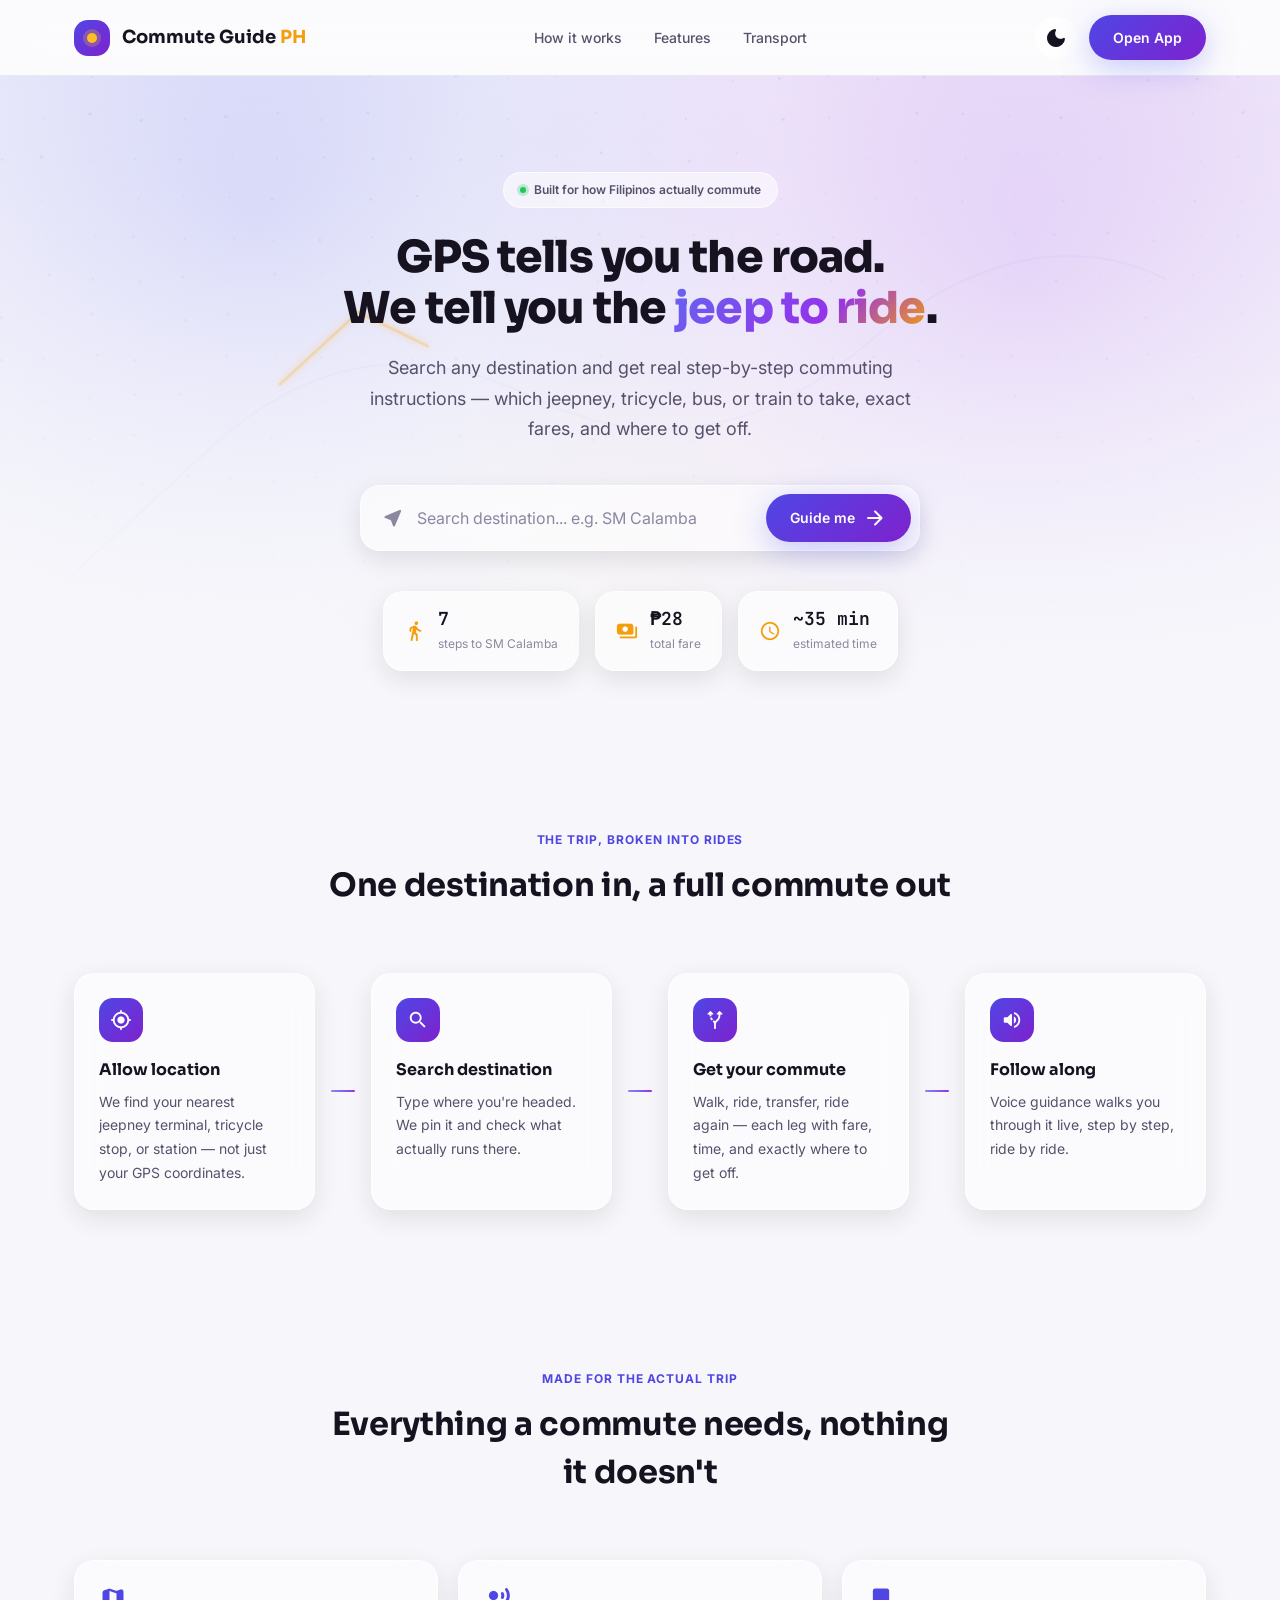
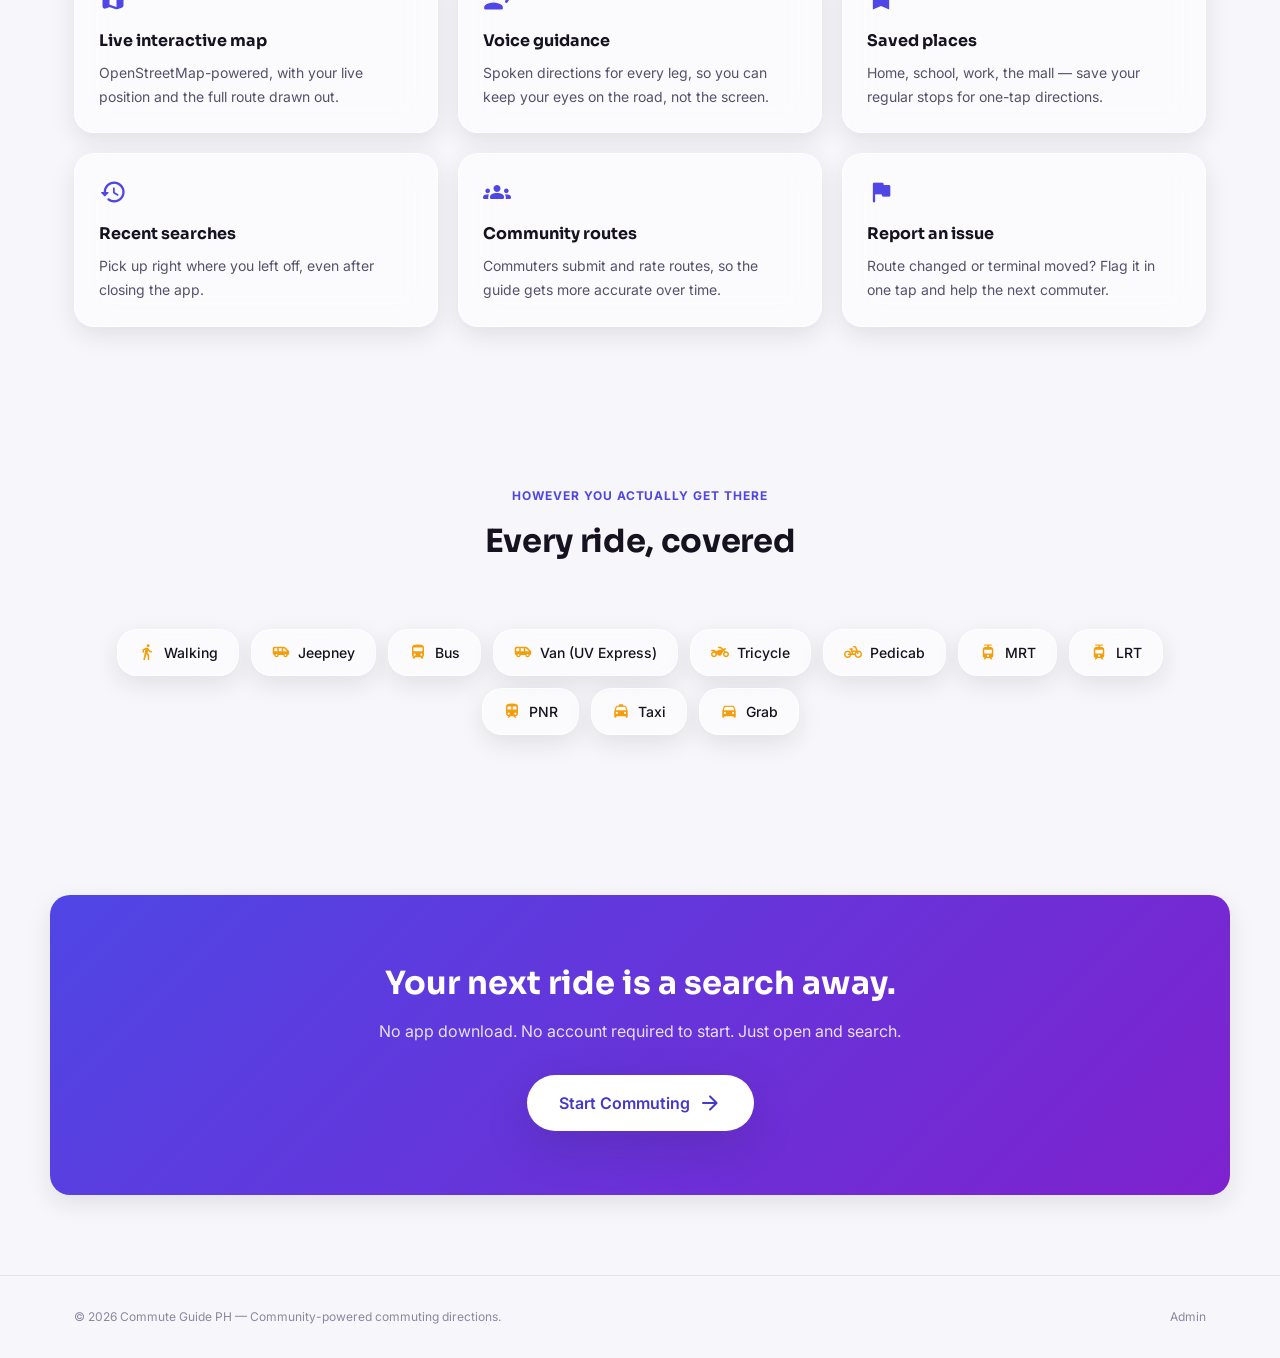
<file: index.html>
<!DOCTYPE html>
<html lang="en">
<head>
  <meta charset="UTF-8" />
  <meta name="viewport" content="width=device-width, initial-scale=1.0" />
  <title>Commute Guide PH — Get There the Local Way</title>
  <meta name="description" content="Step-by-step Philippine commuting directions — jeepneys, tricycles, buses, and trains — not just a route line on a map." />

  <!-- Fonts: Sora for display (rounded, friendly, geometric — reads well at jeepney-signage scale), Inter for body/UI, JetBrains Mono for fares/times (utility face) -->
  <link rel="preconnect" href="https://fonts.googleapis.com" />
  <link rel="preconnect" href="https://fonts.gstatic.com" crossorigin />
  <link href="https://fonts.googleapis.com/css2?family=Sora:wght@600;700;800&family=Inter:wght@400;500;600;700&family=JetBrains+Mono:wght@500;600&display=swap" rel="stylesheet" />

  <!-- Material Icons -->
  <link href="https://fonts.googleapis.com/icon?family=Material+Icons+Round" rel="stylesheet" />

  <link rel="stylesheet" href="variables.css" />
  <link rel="stylesheet" href="landing.css" />
</head>
<body>

  <!-- ============ NAV ============ -->
  <header class="site-nav">
    <div class="nav-inner">
      <a href="#top" class="brand">
        <span class="brand-mark" aria-hidden="true">
          <span class="brand-mark-dot"></span>
        </span>
        <span class="brand-name">Commute Guide <span class="brand-ph">PH</span></span>
      </a>

      <nav class="nav-links" aria-label="Primary">
        <a href="#how-it-works">How it works</a>
        <a href="#features">Features</a>
        <a href="#transport-types">Transport</a>
      </nav>

      <div class="nav-actions">
        <button id="darkModeToggle" class="icon-btn" type="button" aria-label="Toggle dark mode">
          <span class="material-icons-round" aria-hidden="true">dark_mode</span>
        </button>
        <a href="home.html" class="btn btn-primary">Open App</a>
      </div>
    </div>
  </header>

  <main id="top">

    <!-- ============ HERO ============ -->
    <section class="hero">
      <!-- Animated map background: dot-grid roads + traveling route line, built in landing.js via canvas -->
      <canvas id="heroMapCanvas" class="hero-map-canvas" aria-hidden="true"></canvas>
      <div class="hero-gradient-overlay" aria-hidden="true"></div>

      <div class="hero-inner">
        <div class="eyebrow">
          <span class="eyebrow-dot"></span>
          Built for how Filipinos actually commute
        </div>

        <h1 class="hero-title">
          GPS tells you the road.<br />
          We tell you the <span class="hero-title-accent">jeep to ride</span>.
        </h1>

        <p class="hero-subtitle">
          Search any destination and get real step-by-step commuting instructions —
          which jeepney, tricycle, bus, or train to take, exact fares, and where to get off.
        </p>

        <form class="hero-search glass-card" id="heroSearchForm" role="search">
          <span class="material-icons-round hero-search-icon" aria-hidden="true">near_me</span>
          <input
            type="text"
            id="heroSearchInput"
            class="hero-search-input"
            placeholder="Search destination... e.g. SM Calamba"
            autocomplete="off"
            aria-label="Search destination"
          />
          <button type="submit" class="btn btn-primary hero-search-btn">
            Guide me
            <span class="material-icons-round" aria-hidden="true">arrow_forward</span>
          </button>
        </form>

        <div class="hero-stats" aria-label="Sample commute preview">
          <div class="hero-stat glass-card">
            <span class="material-icons-round" aria-hidden="true">directions_walk</span>
            <div>
              <strong>7</strong>
              <span>steps to SM Calamba</span>
            </div>
          </div>
          <div class="hero-stat glass-card">
            <span class="material-icons-round" aria-hidden="true">payments</span>
            <div>
              <strong>₱28</strong>
              <span>total fare</span>
            </div>
          </div>
          <div class="hero-stat glass-card">
            <span class="material-icons-round" aria-hidden="true">schedule</span>
            <div>
              <strong>~35 min</strong>
              <span>estimated time</span>
            </div>
          </div>
        </div>
      </div>
    </section>

    <!-- ============ HOW IT WORKS ============ -->
    <section id="how-it-works" class="section how-it-works">
      <div class="section-inner">
        <span class="section-eyebrow">The trip, broken into rides</span>
        <h2 class="section-title">One destination in, a full commute out</h2>

        <div class="flow-track" role="list">
          <div class="flow-step glass-card" role="listitem">
            <span class="flow-step-icon material-icons-round" aria-hidden="true">my_location</span>
            <h3>Allow location</h3>
            <p>We find your nearest jeepney terminal, tricycle stop, or station — not just your GPS coordinates.</p>
          </div>
          <div class="flow-connector" aria-hidden="true"></div>
          <div class="flow-step glass-card" role="listitem">
            <span class="flow-step-icon material-icons-round" aria-hidden="true">search</span>
            <h3>Search destination</h3>
            <p>Type where you're headed. We pin it and check what actually runs there.</p>
          </div>
          <div class="flow-connector" aria-hidden="true"></div>
          <div class="flow-step glass-card" role="listitem">
            <span class="flow-step-icon material-icons-round" aria-hidden="true">alt_route</span>
            <h3>Get your commute</h3>
            <p>Walk, ride, transfer, ride again — each leg with fare, time, and exactly where to get off.</p>
          </div>
          <div class="flow-connector" aria-hidden="true"></div>
          <div class="flow-step glass-card" role="listitem">
            <span class="flow-step-icon material-icons-round" aria-hidden="true">volume_up</span>
            <h3>Follow along</h3>
            <p>Voice guidance walks you through it live, step by step, ride by ride.</p>
          </div>
        </div>
      </div>
    </section>

    <!-- ============ FEATURES ============ -->
    <section id="features" class="section features">
      <div class="section-inner">
        <span class="section-eyebrow">Made for the actual trip</span>
        <h2 class="section-title">Everything a commute needs, nothing it doesn't</h2>

        <div class="feature-grid">
          <div class="feature-card glass-card">
            <span class="material-icons-round" aria-hidden="true">map</span>
            <h3>Live interactive map</h3>
            <p>OpenStreetMap-powered, with your live position and the full route drawn out.</p>
          </div>
          <div class="feature-card glass-card">
            <span class="material-icons-round" aria-hidden="true">record_voice_over</span>
            <h3>Voice guidance</h3>
            <p>Spoken directions for every leg, so you can keep your eyes on the road, not the screen.</p>
          </div>
          <div class="feature-card glass-card">
            <span class="material-icons-round" aria-hidden="true">bookmark</span>
            <h3>Saved places</h3>
            <p>Home, school, work, the mall — save your regular stops for one-tap directions.</p>
          </div>
          <div class="feature-card glass-card">
            <span class="material-icons-round" aria-hidden="true">history</span>
            <h3>Recent searches</h3>
            <p>Pick up right where you left off, even after closing the app.</p>
          </div>
          <div class="feature-card glass-card">
            <span class="material-icons-round" aria-hidden="true">groups</span>
            <h3>Community routes</h3>
            <p>Commuters submit and rate routes, so the guide gets more accurate over time.</p>
          </div>
          <div class="feature-card glass-card">
            <span class="material-icons-round" aria-hidden="true">flag</span>
            <h3>Report an issue</h3>
            <p>Route changed or terminal moved? Flag it in one tap and help the next commuter.</p>
          </div>
        </div>
      </div>
    </section>

    <!-- ============ TRANSPORT TYPES ============ -->
    <section id="transport-types" class="section transport-types">
      <div class="section-inner">
        <span class="section-eyebrow">However you actually get there</span>
        <h2 class="section-title">Every ride, covered</h2>

        <div class="transport-chip-row" role="list">
          <span class="transport-chip glass-card" role="listitem"><span class="material-icons-round" aria-hidden="true">directions_walk</span>Walking</span>
          <span class="transport-chip glass-card" role="listitem"><span class="material-icons-round" aria-hidden="true">airport_shuttle</span>Jeepney</span>
          <span class="transport-chip glass-card" role="listitem"><span class="material-icons-round" aria-hidden="true">directions_bus</span>Bus</span>
          <span class="transport-chip glass-card" role="listitem"><span class="material-icons-round" aria-hidden="true">airport_shuttle</span>Van (UV Express)</span>
          <span class="transport-chip glass-card" role="listitem"><span class="material-icons-round" aria-hidden="true">two_wheeler</span>Tricycle</span>
          <span class="transport-chip glass-card" role="listitem"><span class="material-icons-round" aria-hidden="true">pedal_bike</span>Pedicab</span>
          <span class="transport-chip glass-card" role="listitem"><span class="material-icons-round" aria-hidden="true">tram</span>MRT</span>
          <span class="transport-chip glass-card" role="listitem"><span class="material-icons-round" aria-hidden="true">tram</span>LRT</span>
          <span class="transport-chip glass-card" role="listitem"><span class="material-icons-round" aria-hidden="true">train</span>PNR</span>
          <span class="transport-chip glass-card" role="listitem"><span class="material-icons-round" aria-hidden="true">local_taxi</span>Taxi</span>
          <span class="transport-chip glass-card" role="listitem"><span class="material-icons-round" aria-hidden="true">directions_car</span>Grab</span>
        </div>
      </div>
    </section>

    <!-- ============ FINAL CTA ============ -->
    <section class="section final-cta">
      <div class="section-inner final-cta-inner glass-card">
        <h2>Your next ride is a search away.</h2>
        <p>No app download. No account required to start. Just open and search.</p>
        <a href="home.html" class="btn btn-primary btn-large">
          Start Commuting
          <span class="material-icons-round" aria-hidden="true">arrow_forward</span>
        </a>
      </div>
    </section>

  </main>

  <footer class="site-footer">
    <div class="section-inner footer-inner">
      <span>© 2026 Commute Guide PH — Community-powered commuting directions.</span>
      <div class="footer-links">
        <a href="admin.html">Admin</a>
      </div>
    </div>
  </footer>

  <script src="landing.js"></script>
</body>
</html>
</file>
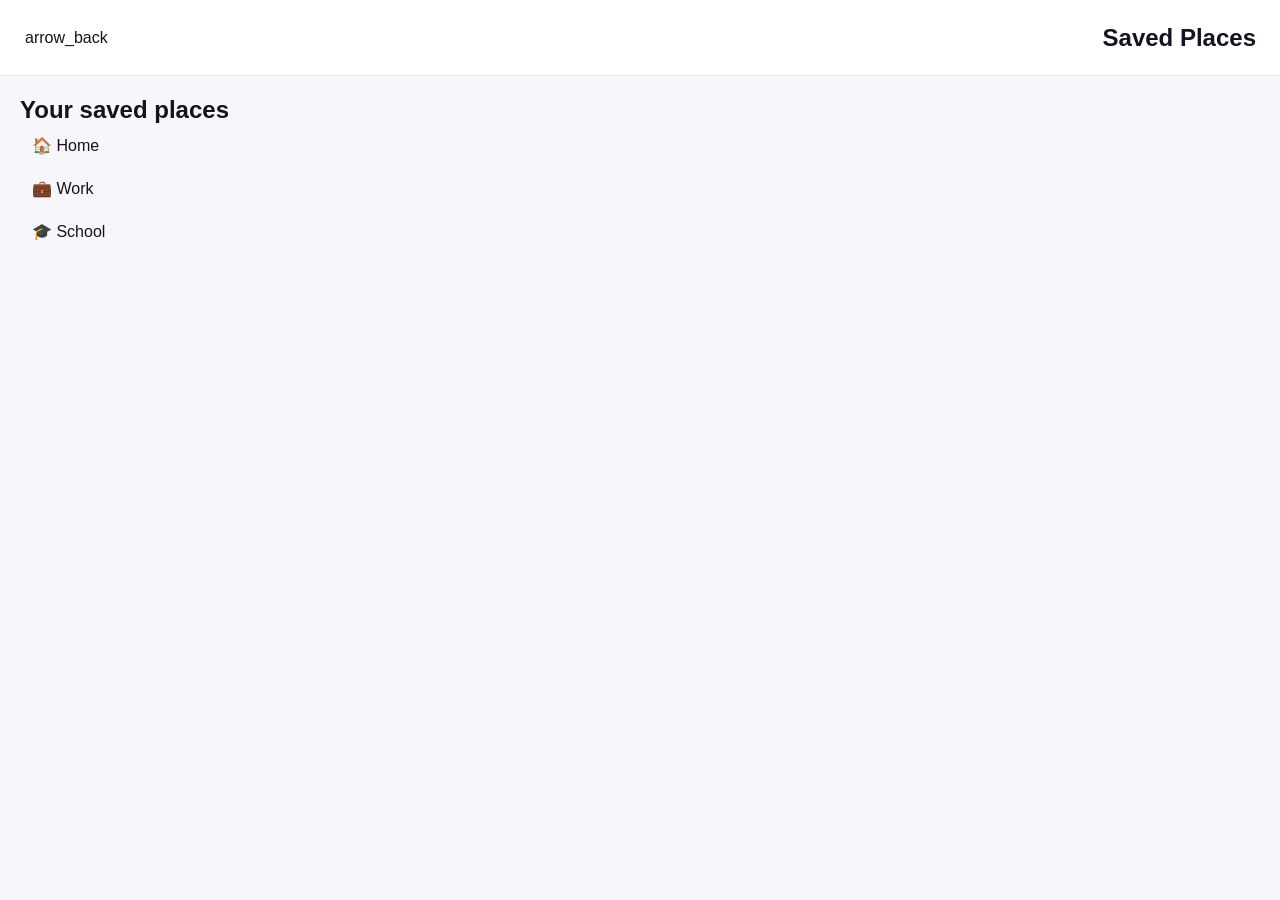
<file: saved.html>
<!DOCTYPE html>
<html lang="en">
<head>
<meta charset="UTF-8">
<meta name="viewport" content="width=device-width, initial-scale=1.0">
<title>Saved Places — Commute Guide PH</title>

<link rel="stylesheet" href="variables.css">
<link rel="stylesheet" href="home.css">

</head>

<body class="home-body">

<header class="app-bar">

<a href="home.html" class="icon-btn">
<span class="material-icons-round">arrow_back</span>
</a>

<h2>Saved Places</h2>

</header>


<main style="padding:20px">

<h2>Your saved places</h2>

<div class="saved-place-item">
🏠 Home
</div>

<div class="saved-place-item">
💼 Work
</div>

<div class="saved-place-item">
🎓 School
</div>

</main>

</body>
</html>
</file>
<file: variables.css>
/* ==========================================================================
   COMMUTE GUIDE PH — DESIGN TOKENS
   Single source of truth for color, type, spacing, and effects.
   Every other stylesheet in this project should reference these variables
   instead of hardcoding raw values. Change the app's look from right here.
   ========================================================================== */

:root {

  /* ------------------------------------------------------------------
     COLOR — Base palette
     Purple + blue gradient system (per brief), plus a signature
     "jeepney amber" accent used sparingly for fares, active steps,
     and highlights — a nod to actual PH jeepney signage.
     ------------------------------------------------------------------ */

  /* Primary — Blue-Purple */
  --color-primary-400: #7C8CF8;
  --color-primary-500: #6366F1;
  --color-primary-600: #4F46E5;
  --color-primary-700: #4338CA;

  /* Secondary — Deep Purple (used in gradients) */
  --color-secondary-500: #9333EA;
  --color-secondary-600: #7E22CE;

  /* Signature accent — Jeepney Amber (fares, active states, voice guidance pulses) */
  --color-accent-400: #FBBF24;
  --color-accent-500: #F59E0B;
  --color-accent-600: #D97706;

  /* Success / Danger (route status, delete actions in admin) */
  --color-success-500: #22C55E;
  --color-danger-500: #EF4444;

  /* Neutrals — Light mode */
  --color-bg: #F7F7FB;
  --color-bg-elevated: #FFFFFF;
  --color-surface: #FFFFFF;
  --color-text-primary: #16121F;
  --color-text-secondary: #56516B;
  --color-text-muted: #8B87A0;
  --color-border: rgba(22, 18, 31, 0.08);

  /* Glassmorphism surface (light mode) */
  --glass-bg: rgba(255, 255, 255, 0.55);
  --glass-border: rgba(255, 255, 255, 0.6);
  --glass-blur: 18px;

  /* Gradients */
  --gradient-primary: linear-gradient(135deg, var(--color-primary-600) 0%, var(--color-secondary-600) 100%);
  --gradient-hero: radial-gradient(circle at 20% 20%, rgba(99, 102, 241, 0.25), transparent 45%),
                    radial-gradient(circle at 80% 30%, rgba(147, 51, 234, 0.25), transparent 50%),
                    radial-gradient(circle at 50% 90%, rgba(245, 158, 11, 0.12), transparent 40%);

  /* ------------------------------------------------------------------
     TYPOGRAPHY
     Display: Sora (rounded geometric, friendly, reads like signage)
     Body/UI:  Inter (neutral, highly legible at small sizes)
     Utility:  JetBrains Mono (fares, times, distances — tabular data)
     ------------------------------------------------------------------ */
  --font-display: 'Sora', 'Segoe UI', sans-serif;
  --font-body: 'Inter', 'Segoe UI', sans-serif;
  --font-mono: 'JetBrains Mono', 'Courier New', monospace;

  --text-xs: 0.75rem;    /* 12px — captions, labels */
  --text-sm: 0.875rem;   /* 14px — secondary text */
  --text-base: 1rem;     /* 16px — body */
  --text-lg: 1.125rem;   /* 18px — lead text */
  --text-xl: 1.5rem;     /* 24px — section subheads */
  --text-2xl: 2rem;      /* 32px — H2 */
  --text-3xl: 2.75rem;   /* 44px — H1 desktop */
  --text-4xl: 3.5rem;    /* 56px — Hero H1 large screens */

  --font-weight-regular: 400;
  --font-weight-medium: 500;
  --font-weight-semibold: 600;
  --font-weight-bold: 700;
  --font-weight-extrabold: 800;

  --line-height-tight: 1.15;
  --line-height-normal: 1.5;
  --line-height-relaxed: 1.7;

  /* ------------------------------------------------------------------
     SPACING SCALE (4px base unit)
     ------------------------------------------------------------------ */
  --space-1: 0.25rem;
  --space-2: 0.5rem;
  --space-3: 0.75rem;
  --space-4: 1rem;
  --space-5: 1.25rem;
  --space-6: 1.5rem;
  --space-8: 2rem;
  --space-10: 2.5rem;
  --space-12: 3rem;
  --space-16: 4rem;
  --space-20: 5rem;
  --space-24: 6rem;

  /* ------------------------------------------------------------------
     RADIUS — rounded, friendly (per brief)
     ------------------------------------------------------------------ */
  --radius-sm: 8px;
  --radius-md: 14px;
  --radius-lg: 20px;
  --radius-xl: 28px;
  --radius-full: 999px;

  /* ------------------------------------------------------------------
     SHADOWS
     ------------------------------------------------------------------ */
  --shadow-sm: 0 2px 8px rgba(22, 18, 31, 0.06);
  --shadow-md: 0 8px 24px rgba(22, 18, 31, 0.10);
  --shadow-lg: 0 16px 48px rgba(22, 18, 31, 0.14);
  --shadow-glow-primary: 0 8px 32px rgba(99, 102, 241, 0.35);
  --shadow-glow-accent: 0 8px 24px rgba(245, 158, 11, 0.35);

  /* ------------------------------------------------------------------
     MOTION
     ------------------------------------------------------------------ */
  --ease-standard: cubic-bezier(0.4, 0, 0.2, 1);
  --ease-out: cubic-bezier(0, 0, 0.2, 1);
  --duration-fast: 150ms;
  --duration-normal: 250ms;
  --duration-slow: 450ms;

  /* ------------------------------------------------------------------
     LAYOUT
     ------------------------------------------------------------------ */
  --max-width-content: 1180px;
  --nav-height: 76px;
  --z-nav: 100;
  --z-panel: 200;
  --z-modal: 300;
}

/* ==========================================================================
   DARK MODE
   Toggled by adding `data-theme="dark"` to <html> or <body> (see landing.js).
   Only overrides the tokens that need to change — gradients, radii, spacing,
   and type scale stay the same in both themes.
   ========================================================================== */
[data-theme="dark"] {
  --color-bg: #0F0B1A;
  --color-bg-elevated: #17122A;
  --color-surface: #1C1730;
  --color-text-primary: #F5F3FF;
  --color-text-secondary: #B8B3D1;
  --color-text-muted: #7A7495;
  --color-border: rgba(255, 255, 255, 0.08);

  --glass-bg: rgba(28, 23, 48, 0.55);
  --glass-border: rgba(255, 255, 255, 0.10);

  --gradient-hero: radial-gradient(circle at 20% 20%, rgba(99, 102, 241, 0.35), transparent 45%),
                    radial-gradient(circle at 80% 30%, rgba(147, 51, 234, 0.35), transparent 50%),
                    radial-gradient(circle at 50% 90%, rgba(245, 158, 11, 0.18), transparent 40%);

  --shadow-sm: 0 2px 8px rgba(0, 0, 0, 0.25);
  --shadow-md: 0 8px 24px rgba(0, 0, 0, 0.35);
  --shadow-lg: 0 16px 48px rgba(0, 0, 0, 0.45);
}

/* Respect users who've asked the OS to reduce motion */
@media (prefers-reduced-motion: reduce) {
  *, *::before, *::after {
    animation-duration: 0.01ms !important;
    animation-iteration-count: 1 !important;
    transition-duration: 0.01ms !important;
    scroll-behavior: auto !important;
  }
}
</file>
<file: landing.css>
/* ==========================================================================
   COMMUTE GUIDE PH — LANDING PAGE STYLES
   Consumes tokens from variables.css. No raw hex/px values for anything
   that has a token — keeps theming and dark mode consistent for free.
   ========================================================================== */

/* ------------------------------------------------------------------
   RESET & BASE
   ------------------------------------------------------------------ */
*, *::before, *::after {
  box-sizing: border-box;
  margin: 0;
  padding: 0;
}

html {
  scroll-behavior: smooth;
}

body {
  font-family: var(--font-body);
  font-size: var(--text-base);
  line-height: var(--line-height-normal);
  color: var(--color-text-primary);
  background: var(--color-bg);
  -webkit-font-smoothing: antialiased;
  transition: background-color var(--duration-normal) var(--ease-standard),
              color var(--duration-normal) var(--ease-standard);
}

img, svg, canvas { display: block; max-width: 100%; }

a { color: inherit; text-decoration: none; }

button {
  font-family: inherit;
  cursor: pointer;
  border: none;
  background: none;
  color: inherit;
}

/* Visible keyboard focus everywhere — accessibility floor */
a:focus-visible,
button:focus-visible,
input:focus-visible {
  outline: 2px solid var(--color-primary-500);
  outline-offset: 3px;
  border-radius: var(--radius-sm);
}

.section-inner {
  max-width: var(--max-width-content);
  margin: 0 auto;
  padding-inline: var(--space-6);
}

/* ------------------------------------------------------------------
   REUSABLE: GLASSMORPHISM CARD
   ------------------------------------------------------------------ */
.glass-card {
  background: var(--glass-bg);
  border: 1px solid var(--glass-border);
  border-radius: var(--radius-lg);
  backdrop-filter: blur(var(--glass-blur));
  -webkit-backdrop-filter: blur(var(--glass-blur));
  box-shadow: var(--shadow-md);
}

/* ------------------------------------------------------------------
   REUSABLE: BUTTONS
   ------------------------------------------------------------------ */
.btn {
  display: inline-flex;
  align-items: center;
  gap: var(--space-2);
  padding: var(--space-3) var(--space-6);
  border-radius: var(--radius-full);
  font-weight: var(--font-weight-semibold);
  font-size: var(--text-sm);
  white-space: nowrap;
  transition: transform var(--duration-fast) var(--ease-out),
              box-shadow var(--duration-fast) var(--ease-out);
}

.btn:hover { transform: translateY(-2px); }
.btn:active { transform: translateY(0); }

.btn-primary {
  background: var(--gradient-primary);
  color: #fff;
  box-shadow: var(--shadow-glow-primary);
}

.btn-primary:hover {
  box-shadow: 0 12px 40px rgba(99, 102, 241, 0.45);
}

.btn-large {
  padding: var(--space-4) var(--space-8);
  font-size: var(--text-base);
}

.icon-btn {
  display: grid;
  place-items: center;
  width: 42px;
  height: 42px;
  border-radius: var(--radius-full);
  background: var(--glass-bg);
  border: 1px solid var(--glass-border);
  color: var(--color-text-primary);
  transition: background var(--duration-fast) var(--ease-out);
}

.icon-btn:hover { background: var(--color-primary-500); color: #fff; }

/* ------------------------------------------------------------------
   NAV
   ------------------------------------------------------------------ */
.site-nav {
  position: sticky;
  top: 0;
  z-index: var(--z-nav);
  height: var(--nav-height);
  background: var(--glass-bg);
  backdrop-filter: blur(var(--glass-blur));
  -webkit-backdrop-filter: blur(var(--glass-blur));
  border-bottom: 1px solid var(--color-border);
}

.nav-inner {
  max-width: var(--max-width-content);
  height: 100%;
  margin: 0 auto;
  padding-inline: var(--space-6);
  display: flex;
  align-items: center;
  justify-content: space-between;
  gap: var(--space-6);
}

.brand {
  display: flex;
  align-items: center;
  gap: var(--space-3);
  font-family: var(--font-display);
  font-weight: var(--font-weight-bold);
  font-size: var(--text-lg);
}

.brand-mark {
  display: grid;
  place-items: center;
  width: 36px;
  height: 36px;
  border-radius: var(--radius-md);
  background: var(--gradient-primary);
}

.brand-mark-dot {
  width: 10px;
  height: 10px;
  border-radius: 50%;
  background: var(--color-accent-400);
  box-shadow: 0 0 0 4px rgba(251, 191, 36, 0.25);
}

.brand-ph {
  color: var(--color-accent-500);
}

.nav-links {
  display: flex;
  gap: var(--space-8);
  font-size: var(--text-sm);
  font-weight: var(--font-weight-medium);
  color: var(--color-text-secondary);
}

.nav-links a {
  position: relative;
  transition: color var(--duration-fast) var(--ease-out);
}

.nav-links a:hover { color: var(--color-primary-600); }

.nav-actions {
  display: flex;
  align-items: center;
  gap: var(--space-3);
}

/* ------------------------------------------------------------------
   HERO
   ------------------------------------------------------------------ */
.hero {
  position: relative;
  overflow: hidden;
  padding-block: var(--space-24) var(--space-20);
  background: var(--gradient-hero), var(--color-bg);
}

.hero-map-canvas {
  position: absolute;
  inset: 0;
  width: 100%;
  height: 100%;
  opacity: 0.55;
  pointer-events: none;
}

.hero-gradient-overlay {
  position: absolute;
  inset: 0;
  background: linear-gradient(180deg, transparent 0%, var(--color-bg) 92%);
  pointer-events: none;
}

.hero-inner {
  position: relative;
  z-index: 1;
  max-width: 760px;
  margin: 0 auto;
  padding-inline: var(--space-6);
  text-align: center;
}

.eyebrow {
  display: inline-flex;
  align-items: center;
  gap: var(--space-2);
  padding: var(--space-2) var(--space-4);
  border-radius: var(--radius-full);
  background: var(--glass-bg);
  border: 1px solid var(--glass-border);
  font-size: var(--text-xs);
  font-weight: var(--font-weight-semibold);
  color: var(--color-text-secondary);
  margin-bottom: var(--space-6);
}

.eyebrow-dot {
  width: 6px;
  height: 6px;
  border-radius: 50%;
  background: var(--color-success-500);
  box-shadow: 0 0 0 3px rgba(34, 197, 94, 0.25);
}

.hero-title {
  font-family: var(--font-display);
  font-weight: var(--font-weight-extrabold);
  font-size: var(--text-3xl);
  line-height: var(--line-height-tight);
  letter-spacing: -0.02em;
  margin-bottom: var(--space-5);
}

.hero-title-accent {
  background: linear-gradient(135deg, var(--color-primary-500), var(--color-secondary-500) 60%, var(--color-accent-500));
  -webkit-background-clip: text;
  background-clip: text;
  color: transparent;
}

.hero-subtitle {
  font-size: var(--text-lg);
  color: var(--color-text-secondary);
  line-height: var(--line-height-relaxed);
  max-width: 560px;
  margin: 0 auto var(--space-10);
}

/* Hero search bar */
.hero-search {
  display: flex;
  align-items: center;
  gap: var(--space-3);
  padding: var(--space-2) var(--space-2) var(--space-2) var(--space-5);
  max-width: 560px;
  margin: 0 auto var(--space-10);
}

.hero-search-icon {
  color: var(--color-text-muted);
}

.hero-search-input {
  flex: 1;
  border: none;
  background: transparent;
  font-size: var(--text-base);
  font-family: var(--font-body);
  color: var(--color-text-primary);
  padding-block: var(--space-3);
}

.hero-search-input::placeholder { color: var(--color-text-muted); }
.hero-search-input:focus { outline: none; }

.hero-search-btn { flex-shrink: 0; }

/* Hero stat preview chips */
.hero-stats {
  display: flex;
  justify-content: center;
  gap: var(--space-4);
  flex-wrap: wrap;
}

.hero-stat {
  display: flex;
  align-items: center;
  gap: var(--space-3);
  padding: var(--space-4) var(--space-5);
  text-align: left;
}

.hero-stat .material-icons-round {
  color: var(--color-accent-500);
  font-size: 22px;
}

.hero-stat strong {
  display: block;
  font-family: var(--font-mono);
  font-size: var(--text-lg);
  font-weight: var(--font-weight-semibold);
  line-height: 1.2;
}

.hero-stat span {
  font-size: var(--text-xs);
  color: var(--color-text-muted);
}

/* ------------------------------------------------------------------
   SECTIONS (shared)
   ------------------------------------------------------------------ */
.section {
  padding-block: var(--space-20);
}

.section-eyebrow {
  display: block;
  font-size: var(--text-xs);
  font-weight: var(--font-weight-bold);
  letter-spacing: 0.08em;
  text-transform: uppercase;
  color: var(--color-primary-600);
  margin-bottom: var(--space-3);
  text-align: center;
}

.section-title {
  font-family: var(--font-display);
  font-weight: var(--font-weight-bold);
  font-size: var(--text-2xl);
  text-align: center;
  max-width: 640px;
  margin: 0 auto var(--space-16);
  letter-spacing: -0.01em;
}

/* ------------------------------------------------------------------
   HOW IT WORKS — flow track
   ------------------------------------------------------------------ */
.flow-track {
  display: flex;
  align-items: stretch;
  gap: var(--space-4);
}

.flow-step {
  flex: 1;
  padding: var(--space-6);
  text-align: left;
}

.flow-step-icon {
  display: grid;
  place-items: center;
  width: 44px;
  height: 44px;
  border-radius: var(--radius-md);
  background: var(--gradient-primary);
  color: #fff;
  margin-bottom: var(--space-4);
  font-size: 22px;
}

.flow-step h3 {
  font-family: var(--font-display);
  font-size: var(--text-base);
  margin-bottom: var(--space-2);
}

.flow-step p {
  font-size: var(--text-sm);
  color: var(--color-text-secondary);
  line-height: var(--line-height-relaxed);
}

.flow-connector {
  align-self: center;
  width: 24px;
  height: 2px;
  background: linear-gradient(90deg, var(--color-primary-400), var(--color-secondary-500));
  border-radius: var(--radius-full);
  flex-shrink: 0;
}

/* ------------------------------------------------------------------
   FEATURES GRID
   ------------------------------------------------------------------ */
.feature-grid {
  display: grid;
  grid-template-columns: repeat(3, 1fr);
  gap: var(--space-5);
}

.feature-card {
  padding: var(--space-6);
  transition: transform var(--duration-normal) var(--ease-out),
              box-shadow var(--duration-normal) var(--ease-out);
}

.feature-card:hover {
  transform: translateY(-4px);
  box-shadow: var(--shadow-lg);
}

.feature-card > .material-icons-round {
  color: var(--color-primary-600);
  font-size: 28px;
  margin-bottom: var(--space-4);
}

.feature-card h3 {
  font-family: var(--font-display);
  font-size: var(--text-base);
  margin-bottom: var(--space-2);
}

.feature-card p {
  font-size: var(--text-sm);
  color: var(--color-text-secondary);
  line-height: var(--line-height-relaxed);
}

/* ------------------------------------------------------------------
   TRANSPORT CHIPS
   ------------------------------------------------------------------ */
.transport-chip-row {
  display: flex;
  flex-wrap: wrap;
  justify-content: center;
  gap: var(--space-3);
}

.transport-chip {
  display: inline-flex;
  align-items: center;
  gap: var(--space-2);
  padding: var(--space-3) var(--space-5);
  font-size: var(--text-sm);
  font-weight: var(--font-weight-medium);
  transition: transform var(--duration-fast) var(--ease-out),
              background var(--duration-fast) var(--ease-out);
}

.transport-chip:hover {
  transform: translateY(-2px) scale(1.03);
}

.transport-chip .material-icons-round {
  font-size: 18px;
  color: var(--color-accent-500);
}

/* ------------------------------------------------------------------
   FINAL CTA
   ------------------------------------------------------------------ */
.final-cta-inner {
  text-align: center;
  padding: var(--space-16) var(--space-8);
  background: var(--gradient-primary);
  border: none;
}

.final-cta-inner h2 {
  font-family: var(--font-display);
  font-size: var(--text-2xl);
  color: #fff;
  margin-bottom: var(--space-3);
}

.final-cta-inner p {
  color: rgba(255, 255, 255, 0.85);
  margin-bottom: var(--space-8);
}

.final-cta-inner .btn-primary {
  background: #fff;
  color: var(--color-primary-700);
  box-shadow: var(--shadow-lg);
}

/* ------------------------------------------------------------------
   FOOTER
   ------------------------------------------------------------------ */
.site-footer {
  padding-block: var(--space-8);
  border-top: 1px solid var(--color-border);
}

.footer-inner {
  display: flex;
  justify-content: space-between;
  align-items: center;
  font-size: var(--text-xs);
  color: var(--color-text-muted);
}

.footer-links a {
  color: var(--color-text-muted);
  transition: color var(--duration-fast) var(--ease-out);
}

.footer-links a:hover { color: var(--color-primary-600); }

/* ------------------------------------------------------------------
   SCROLL-REVEAL (hooked up in landing.js via IntersectionObserver)
   ------------------------------------------------------------------ */
[data-reveal] {
  opacity: 0;
  transform: translateY(16px);
  transition: opacity var(--duration-slow) var(--ease-out),
              transform var(--duration-slow) var(--ease-out);
}

[data-reveal].is-visible {
  opacity: 1;
  transform: translateY(0);
}

/* ==========================================================================
   RESPONSIVE BREAKPOINTS
   ========================================================================== */

/* Tablet */
@media (max-width: 900px) {
  .hero-title { font-size: var(--text-2xl); }
  .feature-grid { grid-template-columns: repeat(2, 1fr); }
  .flow-track { flex-wrap: wrap; }
  .flow-connector { display: none; }
  .flow-step { flex: 1 1 45%; }
}

/* Mobile */
@media (max-width: 640px) {
  :root { --nav-height: 64px; }

  .nav-links { display: none; } /* keep nav uncluttered; primary action (Open App) stays visible */

  .section { padding-block: var(--space-16); }

  .hero { padding-block: var(--space-16) var(--space-12); }
  .hero-title { font-size: var(--text-xl); }
  .hero-subtitle { font-size: var(--text-base); }

  .hero-search {
    flex-wrap: wrap;
    padding: var(--space-3);
  }
  .hero-search-input { width: 100%; order: 1; padding-block: var(--space-2); }
  .hero-search-icon { order: 0; }
  .hero-search-btn { order: 2; width: 100%; justify-content: center; }

  .hero-stats { flex-direction: column; }
  .hero-stat { justify-content: flex-start; }

  .feature-grid { grid-template-columns: 1fr; }
  .flow-step { flex: 1 1 100%; }

  .footer-inner { flex-direction: column; gap: var(--space-3); text-align: center; }
}
</file>
<file: home.css>
/* ==========================================================================
   COMMUTE GUIDE PH — HOME / MAP SCREEN STYLES
   Consumes variables.css tokens. Reuses .glass-card, .btn, .icon-btn,
   .brand-mark etc. from the shared component patterns established in
   landing.css (redeclared minimally here since home.html doesn't load
   landing.css, to keep each page's CSS payload scoped to what it needs).
   ========================================================================== */

/* ------------------------------------------------------------------
   RESET & BASE (same baseline as landing.css — duplicated here on
   purpose so home.html doesn't need to load landing.css at all)
   ------------------------------------------------------------------ */
*, *::before, *::after { box-sizing: border-box; margin: 0; padding: 0; }

body.home-body {
  font-family: var(--font-body);
  color: var(--color-text-primary);
  background: var(--color-bg);
  height: 100vh;
  overflow: hidden; /* app shell — map and panel manage their own scroll */
  display: flex;
  flex-direction: column;
}

img, svg, canvas { display: block; max-width: 100%; }
a { color: inherit; text-decoration: none; }
button { font-family: inherit; cursor: pointer; border: none; background: none; color: inherit; }

a:focus-visible, button:focus-visible, input:focus-visible {
  outline: 2px solid var(--color-primary-500);
  outline-offset: 2px;
  border-radius: var(--radius-sm);
}

/* ------------------------------------------------------------------
   SHARED COMPONENTS (glass card, buttons, icon buttons, brand mark)
   ------------------------------------------------------------------ */
.glass-card {
  background: var(--glass-bg);
  border: 1px solid var(--glass-border);
  border-radius: var(--radius-lg);
  backdrop-filter: blur(var(--glass-blur));
  -webkit-backdrop-filter: blur(var(--glass-blur));
  box-shadow: var(--shadow-md);
}

.btn {
  display: inline-flex;
  align-items: center;
  justify-content: center;
  gap: var(--space-2);
  padding: var(--space-3) var(--space-6);
  border-radius: var(--radius-full);
  font-weight: var(--font-weight-semibold);
  font-size: var(--text-sm);
  white-space: nowrap;
  transition: transform var(--duration-fast) var(--ease-out);
}
.btn:hover { transform: translateY(-1px); }
.btn-primary { background: var(--gradient-primary); color: #fff; box-shadow: var(--shadow-glow-primary); }
.btn-sm { padding: var(--space-2) var(--space-4); font-size: var(--text-xs); }
.btn-large { padding: var(--space-4) var(--space-6); font-size: var(--text-base); width: 100%; }
.btn-outline {
  background: transparent;
  border: 1.5px solid var(--color-border);
  color: var(--color-text-primary);
}
.btn-outline:hover { border-color: var(--color-primary-500); color: var(--color-primary-600); }

.icon-btn {
  display: grid;
  place-items: center;
  width: 42px;
  height: 42px;
  border-radius: var(--radius-full);
  background: var(--glass-bg);
  border: 1px solid var(--glass-border);
  flex-shrink: 0;
  transition: background var(--duration-fast) var(--ease-out), color var(--duration-fast) var(--ease-out);
}
.icon-btn:hover { background: var(--color-primary-500); color: #fff; }
.icon-btn-ghost { background: transparent; border: none; width: 34px; height: 34px; }
.icon-btn-ghost:hover { background: var(--color-border); color: var(--color-text-primary); }
.icon-btn-outline { background: transparent; border: 1.5px solid var(--color-border); }
.icon-btn-outline[aria-pressed="true"] {
  background: var(--color-accent-500);
  border-color: var(--color-accent-500);
  color: #fff;
}

.brand-mark {
  display: grid;
  place-items: center;
  width: 32px;
  height: 32px;
  border-radius: var(--radius-md);
  background: var(--gradient-primary);
}
.brand-mark-dot {
  width: 9px;
  height: 9px;
  border-radius: 50%;
  background: var(--color-accent-400);
}
.brand-ph { color: var(--color-accent-500); }

/* ------------------------------------------------------------------
   APP BAR
   ------------------------------------------------------------------ */
.app-bar {
  height: var(--nav-height);
  flex-shrink: 0;
  display: flex;
  align-items: center;
  justify-content: space-between;
  padding-inline: var(--space-6);
  background: var(--color-bg-elevated);
  border-bottom: 1px solid var(--color-border);
  z-index: var(--z-nav);
}

.app-bar-brand {
  display: flex;
  align-items: center;
  gap: var(--space-3);
  font-family: var(--font-display);
  font-weight: var(--font-weight-bold);
  font-size: var(--text-base);
}

.app-bar-actions {
  display: flex;
  align-items: center;
  gap: var(--space-3);
}

/* ------------------------------------------------------------------
   APP LAYOUT — map column + guide panel, side by side on desktop
   ------------------------------------------------------------------ */
.app-layout {
  flex: 1;
  display: grid;
  grid-template-columns: 1fr 400px;
  min-height: 0; /* required for children to scroll within a flex/grid parent */
}

/* ------------------------------------------------------------------
   MAP COLUMN
   ------------------------------------------------------------------ */
.map-column {
  position: relative;
  min-height: 0;
}

.map-canvas {
  width: 100%;
  height: 100%;
  background: var(--color-border); /* visible placeholder tone before Leaflet tiles load */
}

/* Leaflet attribution/zoom controls should respect dark mode legibility */
[data-theme="dark"] .leaflet-control-attribution,
[data-theme="dark"] .leaflet-control-zoom a {
  background: var(--color-surface);
  color: var(--color-text-primary);
}

/* ------------------------------------------------------------------
   MAP MARKERS (built as Leaflet divIcons in map.js — styled here)
   ------------------------------------------------------------------ */

/* User's live location: a solid blue dot with a soft pulsing ring */
.user-location-marker {
  position: relative;
}
.user-location-dot {
  position: absolute;
  top: 4px;
  left: 4px;
  width: 10px;
  height: 10px;
  border-radius: 50%;
  background: var(--color-primary-500);
  border: 2px solid #fff;
  box-shadow: var(--shadow-sm);
  z-index: 2;
}
.user-location-pulse {
  position: absolute;
  top: 0;
  left: 0;
  width: 18px;
  height: 18px;
  border-radius: 50%;
  background: var(--color-primary-500);
  opacity: 0.35;
  animation: user-location-pulse 2s ease-out infinite;
}
@keyframes user-location-pulse {
  0% { transform: scale(0.6); opacity: 0.45; }
  100% { transform: scale(2.4); opacity: 0; }
}
@media (prefers-reduced-motion: reduce) {
  .user-location-pulse { animation: none; opacity: 0.2; }
}

/* Destination pin — a drop-style marker using Material Icons' "location_on" glyph */
.destination-marker {
  display: grid;
  place-items: center;
}
.destination-marker .material-icons-round {
  font-size: 36px;
  color: var(--color-danger-500);
  text-shadow: 0 2px 6px rgba(0, 0, 0, 0.25);
}

/* Search overlay, floating above the map */
.search-overlay {
  position: absolute;
  top: var(--space-4);
  left: var(--space-4);
  right: var(--space-4);
  z-index: var(--z-panel);
  padding: var(--space-2);
}

.search-bar {
  display: flex;
  align-items: center;
  gap: var(--space-3);
  padding-inline: var(--space-3);
}

.search-bar-icon { color: var(--color-text-muted); flex-shrink: 0; }

.search-bar-input {
  flex: 1;
  border: none;
  background: transparent;
  font-size: var(--text-base);
  padding-block: var(--space-3);
  color: var(--color-text-primary);
}
.search-bar-input:focus { outline: none; }
.search-bar-input::placeholder { color: var(--color-text-muted); }

/* Autocomplete suggestions dropdown */
.search-suggestions {
  list-style: none;
  border-top: 1px solid var(--color-border);
  margin-top: var(--space-2);
  max-height: 280px;
  overflow-y: auto;
}

.search-suggestions li {
  display: flex;
  align-items: center;
  gap: var(--space-3);
  padding: var(--space-3);
  border-radius: var(--radius-md);
  font-size: var(--text-sm);
  cursor: pointer;
  transition: background var(--duration-fast) var(--ease-out);
}

.search-suggestions li:hover,
.search-suggestions li.is-highlighted {
  background: var(--color-border);
}

.search-suggestions li .material-icons-round {
  color: var(--color-text-muted);
  font-size: 20px;
}

.search-suggestions li .suggestion-secondary {
  display: block;
  font-size: var(--text-xs);
  color: var(--color-text-muted);
}

/* Recent searches row */
.recent-searches-row {
  position: absolute;
  top: calc(var(--space-4) + 68px);
  left: var(--space-4);
  right: var(--space-4);
  z-index: var(--z-panel);
  display: flex;
  align-items: center;
  gap: var(--space-3);
  overflow-x: auto;
}

.recent-searches-label {
  font-size: var(--text-xs);
  color: var(--color-text-secondary);
  flex-shrink: 0;
}

.recent-searches-list {
  list-style: none;
  display: flex;
  gap: var(--space-2);
}

.recent-searches-list li {
  flex-shrink: 0;
  padding: var(--space-2) var(--space-4);
  border-radius: var(--radius-full);
  background: var(--glass-bg);
  border: 1px solid var(--glass-border);
  backdrop-filter: blur(var(--glass-blur));
  font-size: var(--text-xs);
  white-space: nowrap;
  cursor: pointer;
}

/* Floating action buttons over the map */
.map-fab-stack {
  position: absolute;
  right: var(--space-4);
  bottom: var(--space-4);
  z-index: var(--z-panel);
  display: flex;
  flex-direction: column;
  gap: var(--space-3);
}

.fab {
  display: grid;
  place-items: center;
  width: 50px;
  height: 50px;
  border-radius: var(--radius-full);
  background: var(--color-bg-elevated);
  box-shadow: var(--shadow-lg);
  transition: transform var(--duration-fast) var(--ease-out), background var(--duration-fast) var(--ease-out);
}
.fab:hover { transform: translateY(-2px); background: var(--color-primary-500); color: #fff; }
.fab.is-active { background: var(--gradient-primary); color: #fff; }

/* Saved places drawer */
.saved-places-drawer {
  position: absolute;
  top: var(--space-4);
  left: var(--space-4);
  bottom: var(--space-4);
  width: 300px;
  z-index: var(--z-modal);
  padding: var(--space-5);
  display: flex;
  flex-direction: column;
  gap: var(--space-4);
  overflow-y: auto;
}

.drawer-header {
  display: flex;
  align-items: center;
  justify-content: space-between;
}

.drawer-header h2 {
  font-family: var(--font-display);
  font-size: var(--text-lg);
}

.saved-places-list { list-style: none; display: flex; flex-direction: column; gap: var(--space-2); }

.saved-place-item {
  display: flex;
  align-items: center;
  gap: var(--space-3);
  padding: var(--space-3);
  border-radius: var(--radius-md);
  cursor: pointer;
  transition: background var(--duration-fast) var(--ease-out);
}
.saved-place-item:hover { background: var(--color-border); }
.saved-place-item .material-icons-round { color: var(--color-primary-600); }

/* ------------------------------------------------------------------
   GUIDE PANEL (right side on desktop)
   ------------------------------------------------------------------ */
.guide-panel {
  background: var(--color-bg-elevated);
  border-left: 1px solid var(--color-border);
  display: flex;
  flex-direction: column;
  min-height: 0;
  overflow-y: auto;
}

.guide-empty-state {
  flex: 1;
  display: flex;
  flex-direction: column;
  align-items: center;
  justify-content: center;
  text-align: center;
  padding: var(--space-10);
  color: var(--color-text-secondary);
}
.guide-empty-state .material-icons-round {
  font-size: 40px;
  color: var(--color-primary-400);
  margin-bottom: var(--space-4);
}
.guide-empty-state h2 {
  font-family: var(--font-display);
  font-size: var(--text-lg);
  color: var(--color-text-primary);
  margin-bottom: var(--space-2);
}
.guide-empty-state p { font-size: var(--text-sm); line-height: var(--line-height-relaxed); max-width: 260px; }

.guide-content {
  display: flex;
  flex-direction: column;
  gap: var(--space-5);
  padding: var(--space-5);
}

.sheet-drag-handle {
  display: none; /* shown only on mobile bottom sheet, see media query below */
  width: 100%;
  padding-block: var(--space-2);
  justify-content: center;
}
.sheet-drag-handle-bar {
  width: 40px;
  height: 4px;
  border-radius: var(--radius-full);
  background: var(--color-border);
}

.guide-panel-header {
  display: flex;
  align-items: flex-start;
  justify-content: space-between;
}
.guide-panel-label {
  display: block;
  font-size: var(--text-xs);
  color: var(--color-text-muted);
  text-transform: uppercase;
  letter-spacing: 0.06em;
  margin-bottom: var(--space-1);
}
.guide-panel-header h2 {
  font-family: var(--font-display);
  font-size: var(--text-xl);
}

/* Summary strip */
.guide-summary {
  display: grid;
  grid-template-columns: repeat(3, 1fr);
  gap: var(--space-3);
}
.guide-summary-item {
  display: flex;
  align-items: center;
  gap: var(--space-2);
  padding: var(--space-3);
  border-radius: var(--radius-md);
  background: var(--color-bg);
  border: 1px solid var(--color-border);
}
.guide-summary-item .material-icons-round { color: var(--color-accent-500); font-size: 18px; }
.guide-summary-item strong { display: block; font-family: var(--font-mono); font-size: var(--text-sm); }
.guide-summary-item span { font-size: 10px; color: var(--color-text-muted); }

/* Progress bar */
.guide-progress-track {
  height: 6px;
  border-radius: var(--radius-full);
  background: var(--color-border);
  overflow: hidden;
}
.guide-progress-fill {
  height: 100%;
  width: 0%;
  background: var(--gradient-primary);
  border-radius: var(--radius-full);
  transition: width var(--duration-slow) var(--ease-standard);
}

/* Current / next step highlight cards */
.guide-active-steps { display: flex; flex-direction: column; gap: var(--space-3); }

.guide-step-card {
  padding: var(--space-4);
  border-radius: var(--radius-lg);
  border: 1px solid var(--color-border);
}
.guide-step-card-current {
  background: var(--gradient-primary);
  border: none;
  color: #fff;
}
.guide-step-card-current .guide-step-meta,
.guide-step-card-current .guide-step-badge { color: rgba(255,255,255,0.8); }
.guide-step-card-next { background: var(--color-bg); }

.guide-step-badge {
  display: inline-block;
  font-size: 10px;
  font-weight: var(--font-weight-bold);
  text-transform: uppercase;
  letter-spacing: 0.06em;
  color: var(--color-text-muted);
  margin-bottom: var(--space-2);
}

.guide-step-card-body { display: flex; align-items: flex-start; gap: var(--space-3); }
.guide-step-icon { font-size: 22px; flex-shrink: 0; }
.guide-step-card-body p { font-size: var(--text-sm); font-weight: var(--font-weight-medium); margin-bottom: var(--space-2); }

.guide-step-meta {
  display: flex;
  gap: var(--space-3);
  font-size: var(--text-xs);
  color: var(--color-text-secondary);
}
.guide-step-meta span { display: inline-flex; align-items: center; gap: 4px; }
.guide-step-meta .material-icons-round { font-size: 14px; }

/* Full steps list */
.steps-list {
  list-style: none;
  display: flex;
  flex-direction: column;
  gap: var(--space-1);
  max-height: 220px;
  overflow-y: auto;
}

.step-list-item {
  display: flex;
  align-items: center;
  gap: var(--space-3);
  padding: var(--space-3);
  border-radius: var(--radius-md);
  opacity: 0.55;
  transition: opacity var(--duration-fast) var(--ease-out), background var(--duration-fast) var(--ease-out);
}
.step-list-item.is-active {
  opacity: 1;
  background: var(--color-bg);
}
.step-list-item.is-complete {
  opacity: 0.4;
  text-decoration: line-through;
}
.step-list-icon {
  width: 30px;
  height: 30px;
  display: grid;
  place-items: center;
  border-radius: var(--radius-full);
  background: var(--color-border);
  font-size: 16px;
  flex-shrink: 0;
}
.step-list-body p { font-size: var(--text-sm); }
.step-list-meta { font-size: var(--text-xs); color: var(--color-text-muted); }

/* Action bar */
.guide-actions {
  display: flex;
  align-items: center;
  gap: var(--space-3);
}
.guide-start-btn { flex: 1; }

/* ==========================================================================
   RESPONSIVE — bottom sheet layout on mobile
   ========================================================================== */
@media (max-width: 860px) {
  .app-layout {
    grid-template-columns: 1fr;
    grid-template-rows: 1fr;
    position: relative;
  }

  .map-column { height: 100%; }

  /* Guide panel becomes a bottom sheet that overlays the map */
  .guide-panel {
    position: absolute;
    left: 0;
    right: 0;
    bottom: 0;
    max-height: 40%;
    border-left: none;
    border-top: 1px solid var(--color-border);
    border-radius: var(--radius-xl) var(--radius-xl) 0 0;
    box-shadow: var(--shadow-lg);
    z-index: var(--z-panel);
    transition: max-height var(--duration-normal) var(--ease-standard);
  }

  /* Expanded state, toggled by JS via this class when the drag handle is tapped */
  .guide-panel.is-expanded { max-height: 85%; }

  .sheet-drag-handle { display: flex; }

  .guide-empty-state { padding: var(--space-6); }
  .guide-empty-state .material-icons-round { font-size: 28px; margin-bottom: var(--space-2); }

  .steps-list { max-height: 140px; }

  .saved-places-drawer {
    left: var(--space-3);
    right: var(--space-3);
    width: auto;
    top: var(--space-3);
    bottom: var(--space-3);
  }
}

@media (max-width: 480px) {
  .app-bar { padding-inline: var(--space-4); }
  .app-bar-brand-name { display: none; } /* icon mark alone is enough at this width */
  .guide-summary { grid-template-columns: repeat(3, 1fr); gap: var(--space-2); }
  .guide-summary-item { padding: var(--space-2); }
}
</file>
